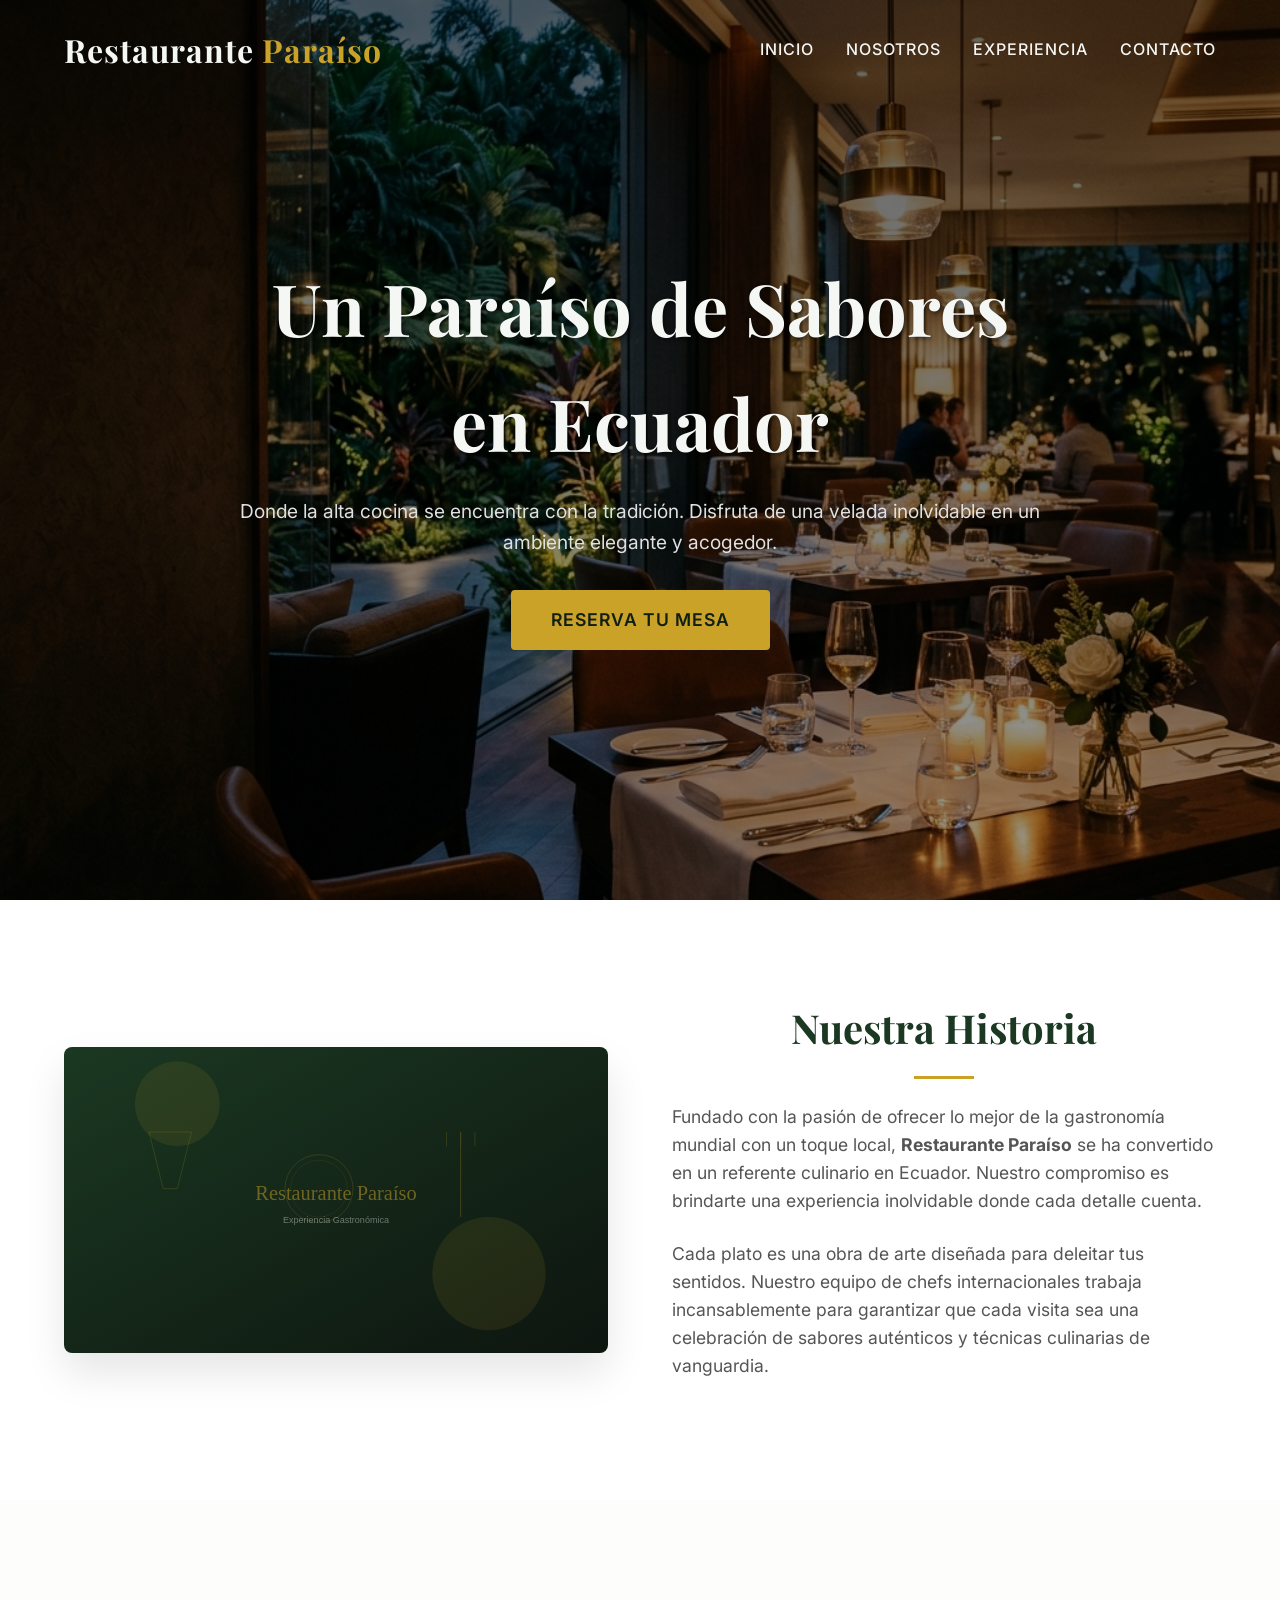
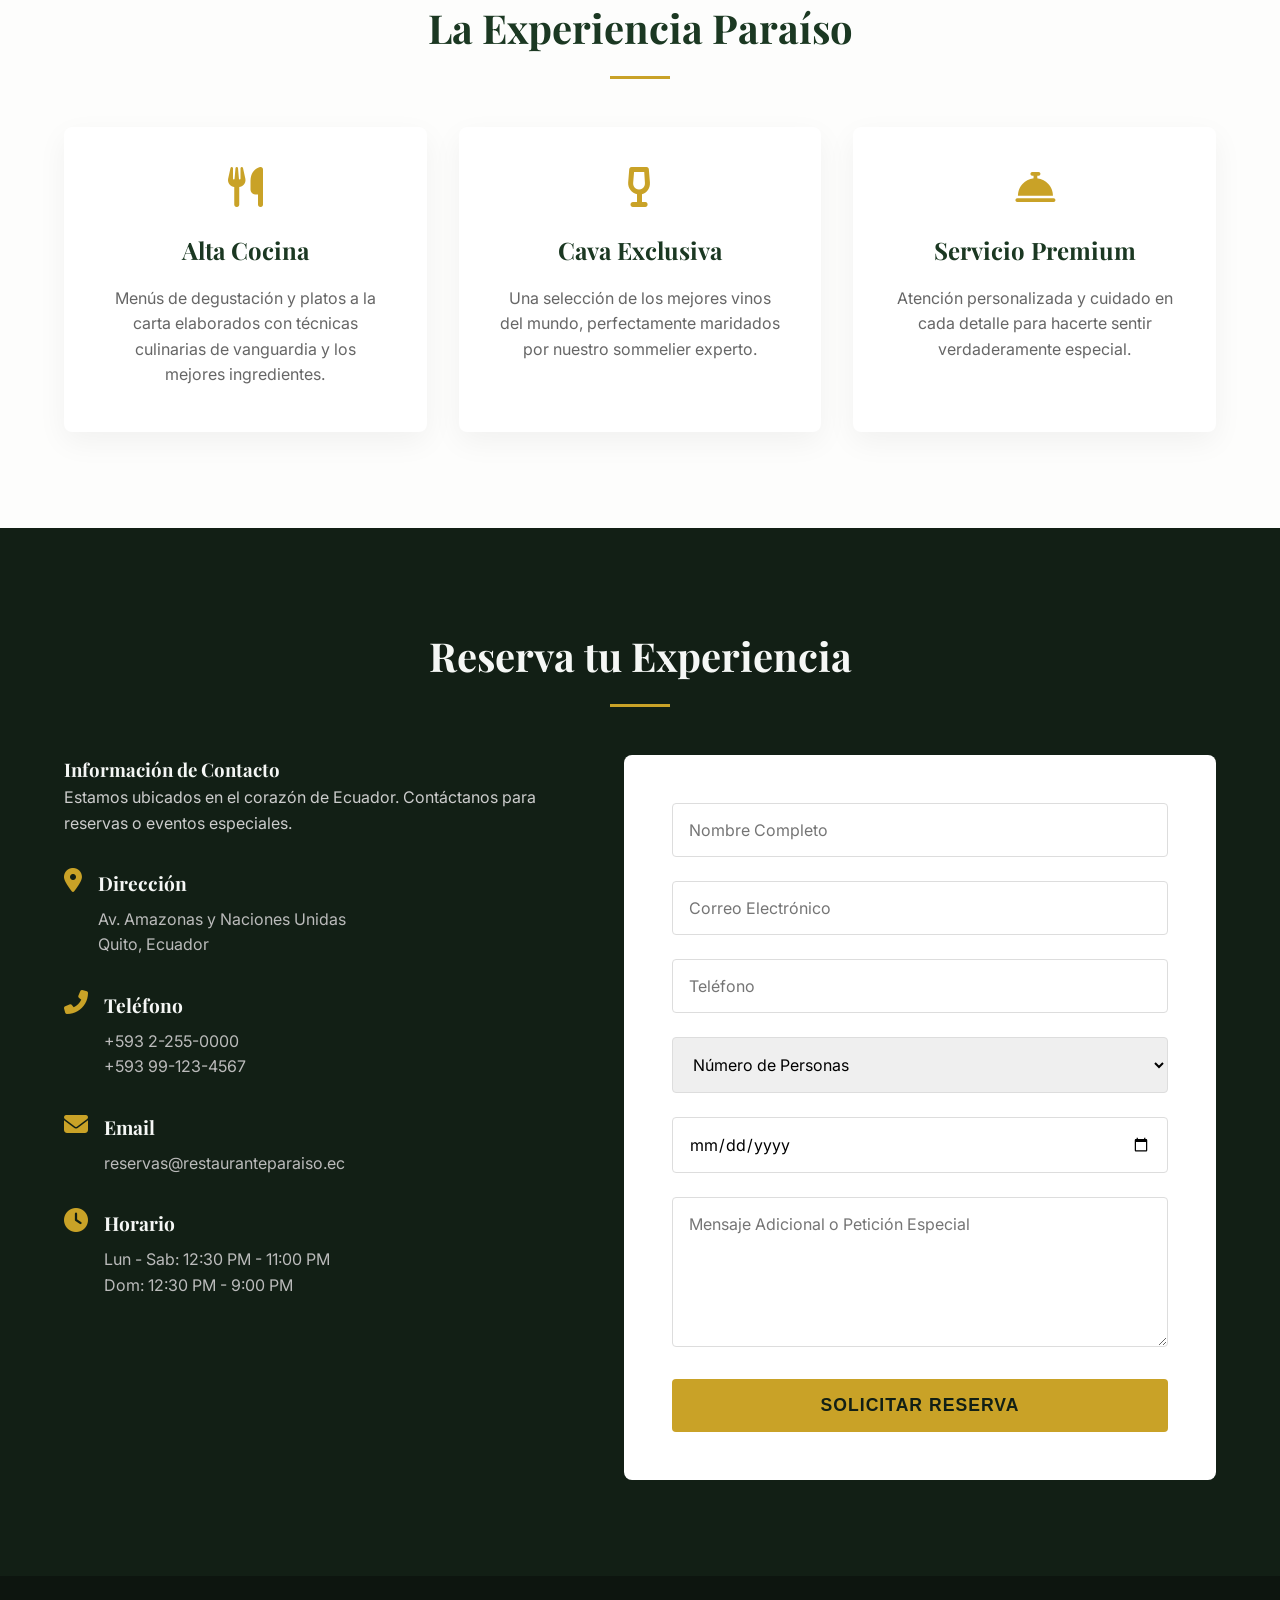
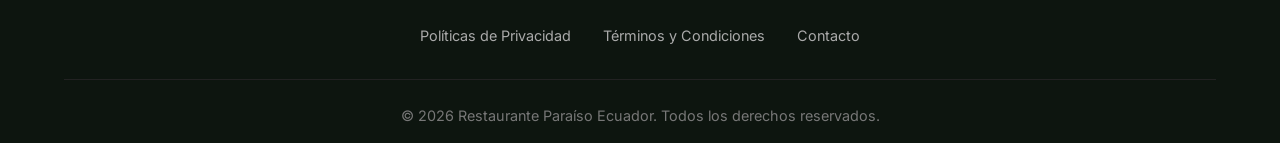
<file: index.html>
<!DOCTYPE html>
<html lang="es">
<head>
    <meta charset="UTF-8">
    <meta name="viewport" content="width=device-width, initial-scale=1.0">
    <title>Restaurante Paraíso | Experiencia Gastronómica en Ecuador</title>
    <meta name="description" content="Descubre Restaurante Paraíso en Ecuador. Una experiencia culinaria única con ingredientes locales e internacionales. Reserva tu mesa hoy.">
    
    <!-- Google Fonts -->
    <link rel="preconnect" href="https://fonts.googleapis.com">
    <link rel="preconnect" href="https://fonts.gstatic.com" crossorigin>
    <link href="https://fonts.googleapis.com/css2?family=Inter:wght@300;400;500;600&family=Playfair+Display:ital,wght@0,400;0,600;0,700;1,400&display=swap" rel="stylesheet">
    
    <!-- Font Awesome for Icons -->
    <link rel="stylesheet" href="https://cdnjs.cloudflare.com/ajax/libs/font-awesome/6.4.0/css/all.min.css">
    
    <!-- Custom CSS -->
    <link rel="stylesheet" href="css/styles.css">
</head>
<body>

    <!-- Navbar -->
    <nav class="navbar">
        <a href="index.html" class="logo">Restaurante <span>Paraíso</span></a>
        <div class="menu-toggle">
            <i class="fas fa-bars"></i>
        </div>
        <ul class="nav-links">
            <li><a href="#inicio">Inicio</a></li>
            <li><a href="#nosotros">Nosotros</a></li>
            <li><a href="#experiencia">Experiencia</a></li>
            <li><a href="#contacto">Contacto</a></li>
        </ul>
    </nav>

    <!-- Hero Section -->
    <header id="inicio" class="hero">
        <div class="hero-content">
            <h1>Un Paraíso de Sabores en Ecuador</h1>
            <p>Donde la alta cocina se encuentra con la tradición. Disfruta de una velada inolvidable en un ambiente elegante y acogedor.</p>
            <a href="#contacto" class="btn btn-primary">Reserva tu Mesa</a>
        </div>
    </header>

    <!-- About Section -->
    <section id="nosotros" class="section about">
        <div class="about-image">
            <img src="images/hero.svg" alt="Interior elegante del restaurante">
        </div>
        <div class="about-text">
            <h2 class="section-title">Nuestra Historia</h2>
            <p>Fundado con la pasión de ofrecer lo mejor de la gastronomía mundial con un toque local, <strong>Restaurante Paraíso</strong> se ha convertido en un referente culinario en Ecuador. Nuestro compromiso es brindarte una experiencia inolvidable donde cada detalle cuenta.</p>
            <p>Cada plato es una obra de arte diseñada para deleitar tus sentidos. Nuestro equipo de chefs internacionales trabaja incansablemente para garantizar que cada visita sea una celebración de sabores auténticos y técnicas culinarias de vanguardia.</p>
        </div>
    </section>

    <!-- Features Section -->
    <section id="experiencia" class="section features">
        <h2 class="section-title">La Experiencia Paraíso</h2>
        <div class="features-grid">
            <div class="feature-card">
                <i class="fas fa-utensils feature-icon"></i>
                <h3>Alta Cocina</h3>
                <p>Menús de degustación y platos a la carta elaborados con técnicas culinarias de vanguardia y los mejores ingredientes.</p>
            </div>
            <div class="feature-card">
                <i class="fas fa-wine-glass-alt feature-icon"></i>
                <h3>Cava Exclusiva</h3>
                <p>Una selección de los mejores vinos del mundo, perfectamente maridados por nuestro sommelier experto.</p>
            </div>
            <div class="feature-card">
                <i class="fas fa-concierge-bell feature-icon"></i>
                <h3>Servicio Premium</h3>
                <p>Atención personalizada y cuidado en cada detalle para hacerte sentir verdaderamente especial.</p>
            </div>
        </div>
    </section>

    <!-- Contact Section -->
    <section id="contacto" class="section contact">
        <h2 class="section-title">Reserva tu Experiencia</h2>
        <div class="contact-container">
            <div class="contact-info">
                <h3>Información de Contacto</h3>
                <p style="margin-bottom: 2rem; color: #ccc;">Estamos ubicados en el corazón de Ecuador. Contáctanos para reservas o eventos especiales.</p>
                
                <div class="info-item">
                    <i class="fas fa-map-marker-alt info-icon"></i>
                    <div>
                        <h4>Dirección</h4>
                        <p>Av. Amazonas y Naciones Unidas<br>Quito, Ecuador</p>
                    </div>
                </div>
                
                <div class="info-item">
                    <i class="fas fa-phone-alt info-icon"></i>
                    <div>
                        <h4>Teléfono</h4>
                        <p>+593 2-255-0000</p>
                        <p>+593 99-123-4567</p>
                    </div>
                </div>
                
                <div class="info-item">
                    <i class="fas fa-envelope info-icon"></i>
                    <div>
                        <h4>Email</h4>
                        <p>reservas@restauranteparaiso.ec</p>
                    </div>
                </div>
                
                <div class="info-item">
                    <i class="fas fa-clock info-icon"></i>
                    <div>
                        <h4>Horario</h4>
                        <p>Lun - Sab: 12:30 PM - 11:00 PM<br>Dom: 12:30 PM - 9:00 PM</p>
                    </div>
                </div>
            </div>
            
            <form id="contactForm" class="contact-form">
                <div class="form-group">
                    <input type="text" class="form-control" placeholder="Nombre Completo" required>
                </div>
                <div class="form-group">
                    <input type="email" class="form-control" placeholder="Correo Electrónico" required>
                </div>
                <div class="form-group">
                    <input type="tel" class="form-control" placeholder="Teléfono" required>
                </div>
                <div class="form-group">
                    <select class="form-control" required>
                        <option value="" disabled selected>Número de Personas</option>
                        <option value="1">1 Persona</option>
                        <option value="2">2 Personas</option>
                        <option value="3">3 Personas</option>
                        <option value="4">4 Personas</option>
                        <option value="5+">5 o más Personas</option>
                    </select>
                </div>
                <div class="form-group">
                    <input type="date" class="form-control" required>
                </div>
                <div class="form-group">
                    <textarea class="form-control" placeholder="Mensaje Adicional o Petición Especial"></textarea>
                </div>
                <button type="submit" class="btn btn-primary" style="width: 100%;">Solicitar Reserva</button>
            </form>
        </div>
    </section>

    <!-- Footer -->
    <footer class="footer">
        <div class="footer-links">
            <a href="privacy.html">Políticas de Privacidad</a>
            <a href="terms.html">Términos y Condiciones</a>
            <a href="#contacto">Contacto</a>
        </div>
        <div class="footer-copy">
            &copy; 2026 Restaurante Paraíso Ecuador. Todos los derechos reservados.
        </div>
    </footer>

    <!-- Custom JS -->
    <script src="js/main.js"></script>
</body>
</html>
</file>
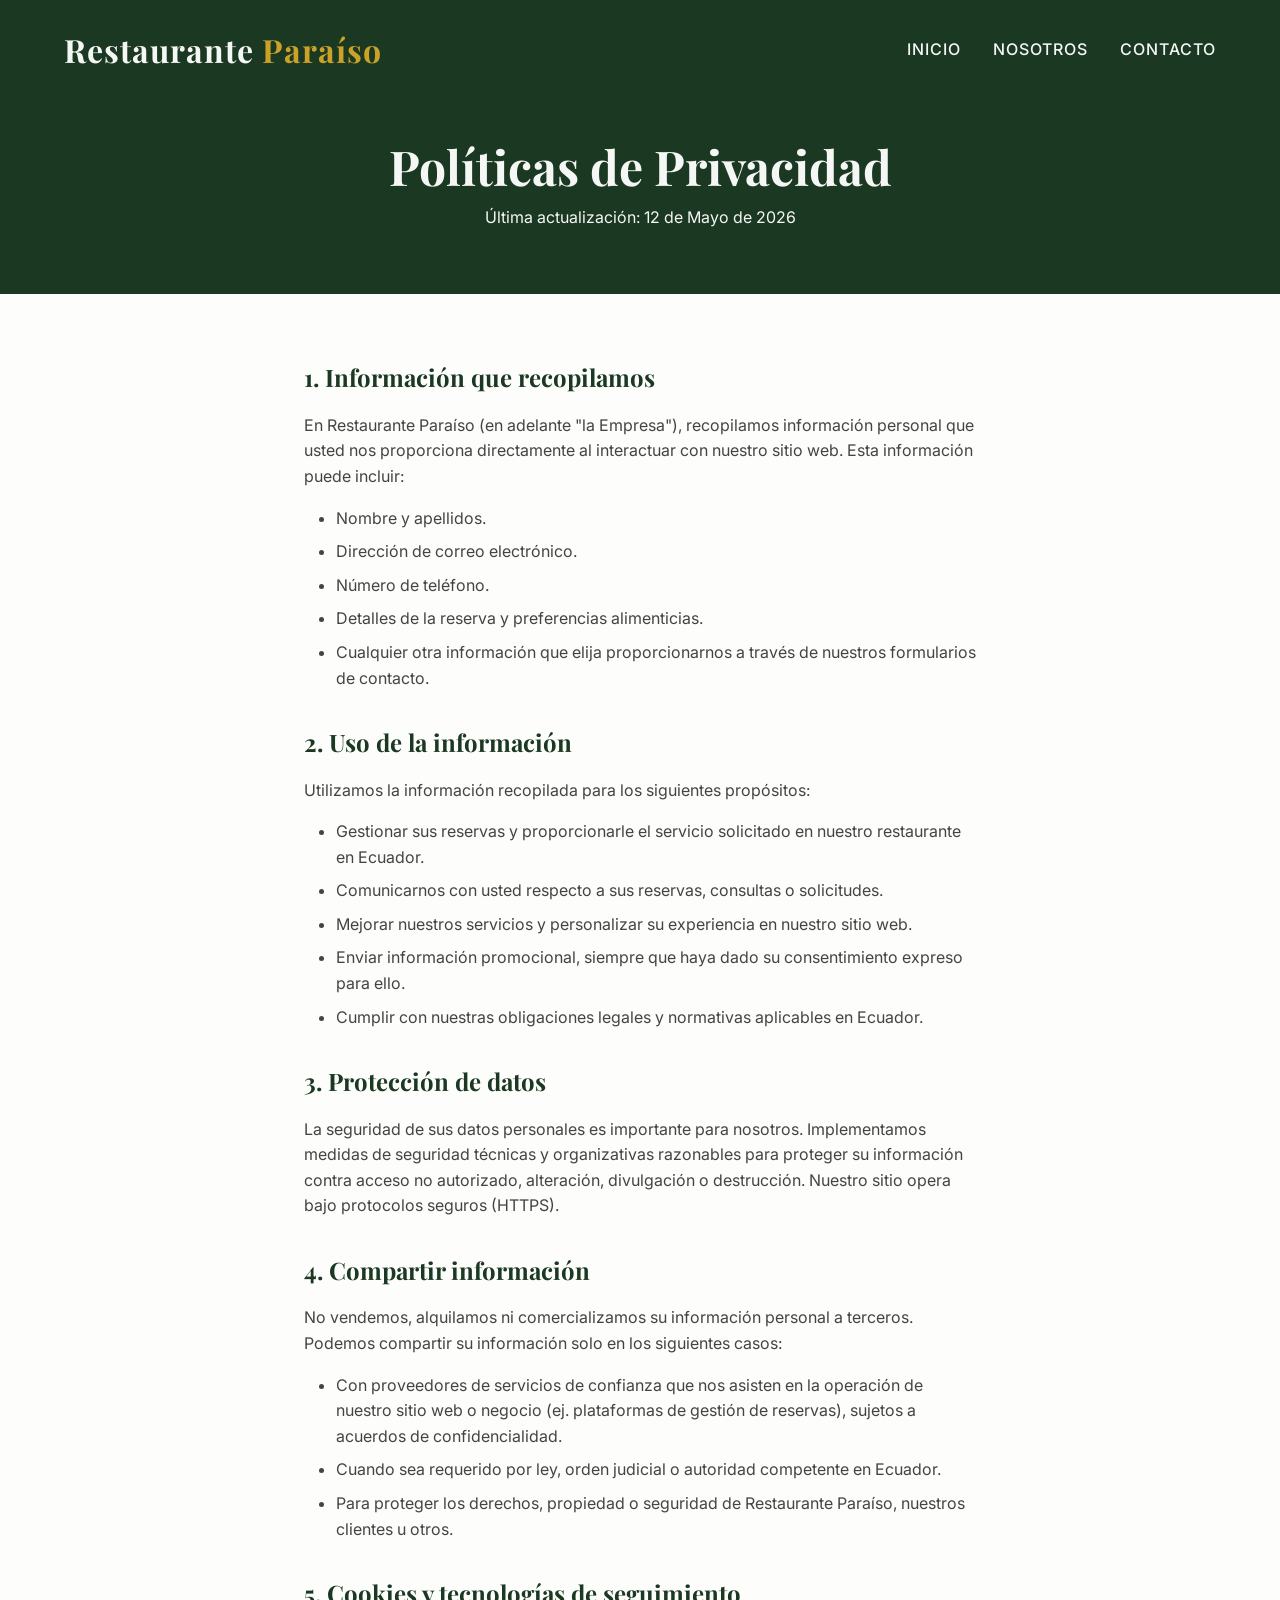
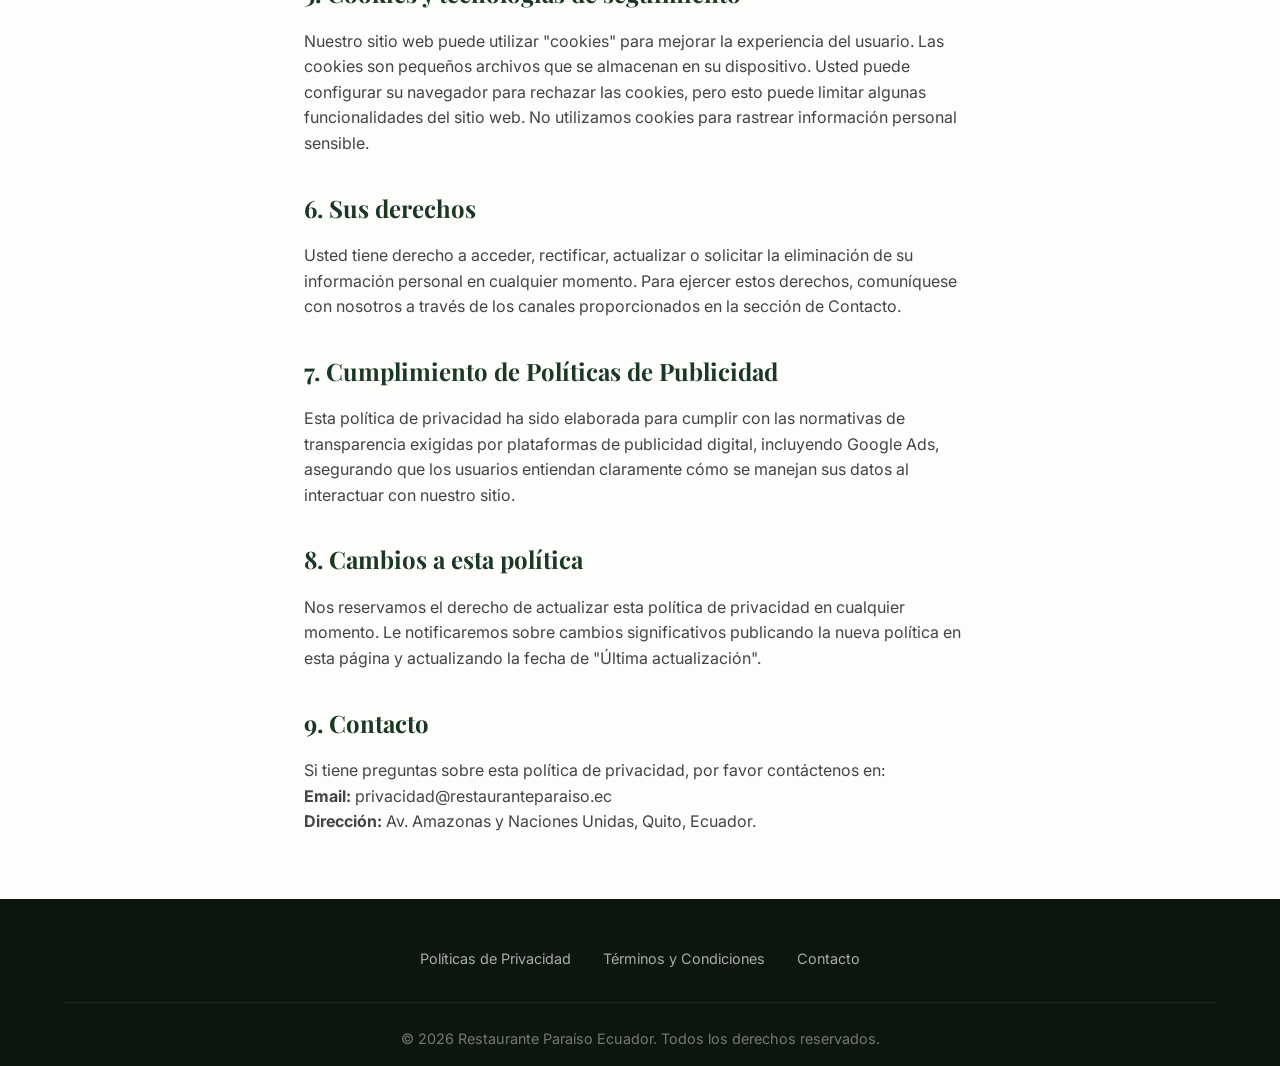
<file: privacy.html>
<!DOCTYPE html>
<html lang="es">
<head>
    <meta charset="UTF-8">
    <meta name="viewport" content="width=device-width, initial-scale=1.0">
    <title>Políticas de Privacidad | Restaurante Paraíso</title>
    <meta name="description" content="Políticas de privacidad de Restaurante Paraíso. Conoce cómo protegemos tus datos y cumplimos con las normativas.">
    
    <!-- Google Fonts -->
    <link rel="preconnect" href="https://fonts.googleapis.com">
    <link rel="preconnect" href="https://fonts.gstatic.com" crossorigin>
    <link href="https://fonts.googleapis.com/css2?family=Inter:wght@300;400;500;600&family=Playfair+Display:ital,wght@0,400;0,600;0,700;1,400&display=swap" rel="stylesheet">
    
    <!-- Font Awesome for Icons -->
    <link rel="stylesheet" href="https://cdnjs.cloudflare.com/ajax/libs/font-awesome/6.4.0/css/all.min.css">
    
    <!-- Custom CSS -->
    <link rel="stylesheet" href="css/styles.css">
</head>
<body>

    <!-- Navbar -->
    <nav class="navbar scrolled">
        <a href="index.html" class="logo">Restaurante <span>Paraíso</span></a>
        <div class="menu-toggle">
            <i class="fas fa-bars" style="color: var(--primary-color);"></i>
        </div>
        <ul class="nav-links">
            <li><a href="index.html#inicio">Inicio</a></li>
            <li><a href="index.html#nosotros">Nosotros</a></li>
            <li><a href="index.html#contacto">Contacto</a></li>
        </ul>
    </nav>

    <!-- Legal Header -->
    <header class="legal-header">
        <h1>Políticas de Privacidad</h1>
        <p>Última actualización: 12 de Mayo de 2026</p>
    </header>

    <!-- Legal Content -->
    <main class="legal-content">
        <h2>1. Información que recopilamos</h2>
        <p>En Restaurante Paraíso (en adelante "la Empresa"), recopilamos información personal que usted nos proporciona directamente al interactuar con nuestro sitio web. Esta información puede incluir:</p>
        <ul>
            <li>Nombre y apellidos.</li>
            <li>Dirección de correo electrónico.</li>
            <li>Número de teléfono.</li>
            <li>Detalles de la reserva y preferencias alimenticias.</li>
            <li>Cualquier otra información que elija proporcionarnos a través de nuestros formularios de contacto.</li>
        </ul>

        <h2>2. Uso de la información</h2>
        <p>Utilizamos la información recopilada para los siguientes propósitos:</p>
        <ul>
            <li>Gestionar sus reservas y proporcionarle el servicio solicitado en nuestro restaurante en Ecuador.</li>
            <li>Comunicarnos con usted respecto a sus reservas, consultas o solicitudes.</li>
            <li>Mejorar nuestros servicios y personalizar su experiencia en nuestro sitio web.</li>
            <li>Enviar información promocional, siempre que haya dado su consentimiento expreso para ello.</li>
            <li>Cumplir con nuestras obligaciones legales y normativas aplicables en Ecuador.</li>
        </ul>

        <h2>3. Protección de datos</h2>
        <p>La seguridad de sus datos personales es importante para nosotros. Implementamos medidas de seguridad técnicas y organizativas razonables para proteger su información contra acceso no autorizado, alteración, divulgación o destrucción. Nuestro sitio opera bajo protocolos seguros (HTTPS).</p>

        <h2>4. Compartir información</h2>
        <p>No vendemos, alquilamos ni comercializamos su información personal a terceros. Podemos compartir su información solo en los siguientes casos:</p>
        <ul>
            <li>Con proveedores de servicios de confianza que nos asisten en la operación de nuestro sitio web o negocio (ej. plataformas de gestión de reservas), sujetos a acuerdos de confidencialidad.</li>
            <li>Cuando sea requerido por ley, orden judicial o autoridad competente en Ecuador.</li>
            <li>Para proteger los derechos, propiedad o seguridad de Restaurante Paraíso, nuestros clientes u otros.</li>
        </ul>

        <h2>5. Cookies y tecnologías de seguimiento</h2>
        <p>Nuestro sitio web puede utilizar "cookies" para mejorar la experiencia del usuario. Las cookies son pequeños archivos que se almacenan en su dispositivo. Usted puede configurar su navegador para rechazar las cookies, pero esto puede limitar algunas funcionalidades del sitio web. No utilizamos cookies para rastrear información personal sensible.</p>

        <h2>6. Sus derechos</h2>
        <p>Usted tiene derecho a acceder, rectificar, actualizar o solicitar la eliminación de su información personal en cualquier momento. Para ejercer estos derechos, comuníquese con nosotros a través de los canales proporcionados en la sección de Contacto.</p>

        <h2>7. Cumplimiento de Políticas de Publicidad</h2>
        <p>Esta política de privacidad ha sido elaborada para cumplir con las normativas de transparencia exigidas por plataformas de publicidad digital, incluyendo Google Ads, asegurando que los usuarios entiendan claramente cómo se manejan sus datos al interactuar con nuestro sitio.</p>

        <h2>8. Cambios a esta política</h2>
        <p>Nos reservamos el derecho de actualizar esta política de privacidad en cualquier momento. Le notificaremos sobre cambios significativos publicando la nueva política en esta página y actualizando la fecha de "Última actualización".</p>

        <h2>9. Contacto</h2>
        <p>Si tiene preguntas sobre esta política de privacidad, por favor contáctenos en:<br>
        <strong>Email:</strong> privacidad@restauranteparaiso.ec<br>
        <strong>Dirección:</strong> Av. Amazonas y Naciones Unidas, Quito, Ecuador.</p>
    </main>

    <!-- Footer -->
    <footer class="footer">
        <div class="footer-links">
            <a href="privacy.html">Políticas de Privacidad</a>
            <a href="terms.html">Términos y Condiciones</a>
            <a href="index.html#contacto">Contacto</a>
        </div>
        <div class="footer-copy">
            &copy; 2026 Restaurante Paraíso Ecuador. Todos los derechos reservados.
        </div>
    </footer>

    <!-- Custom JS -->
    <script src="js/main.js"></script>
</body>
</html>
</file>
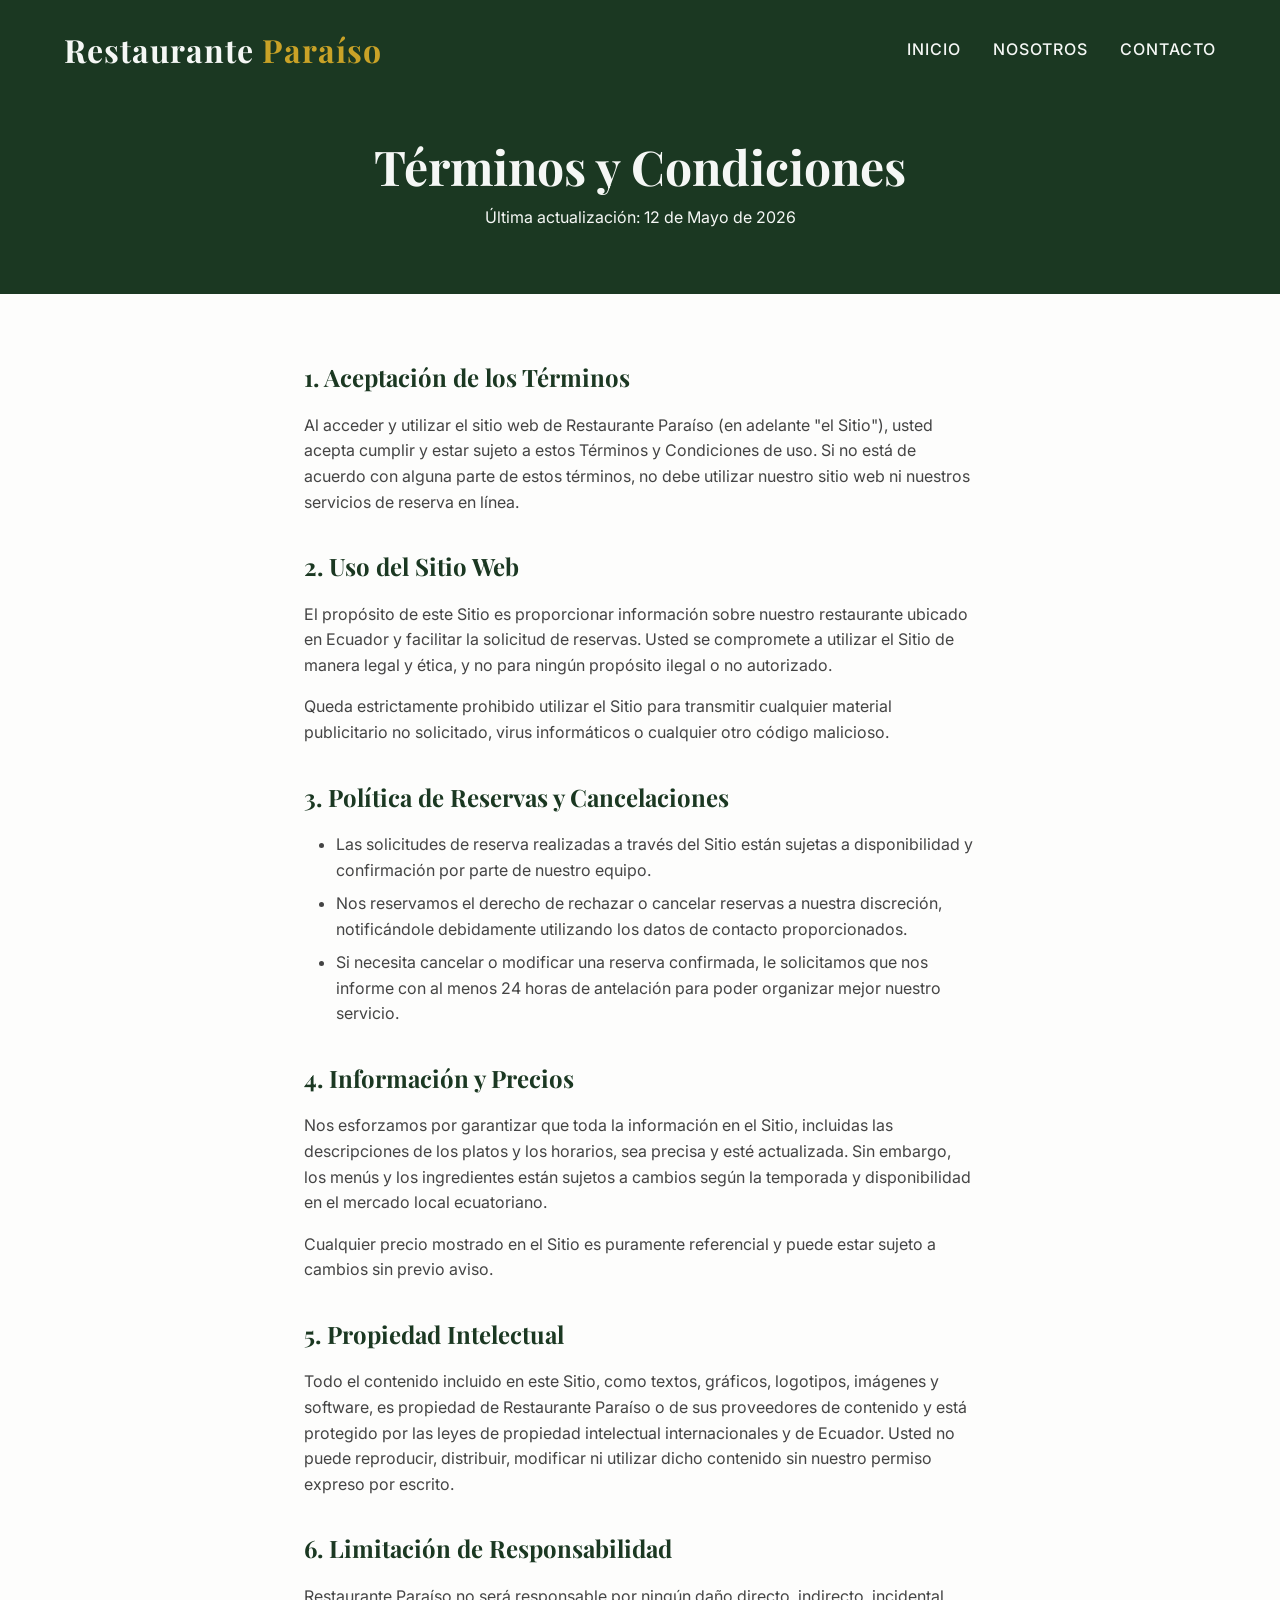
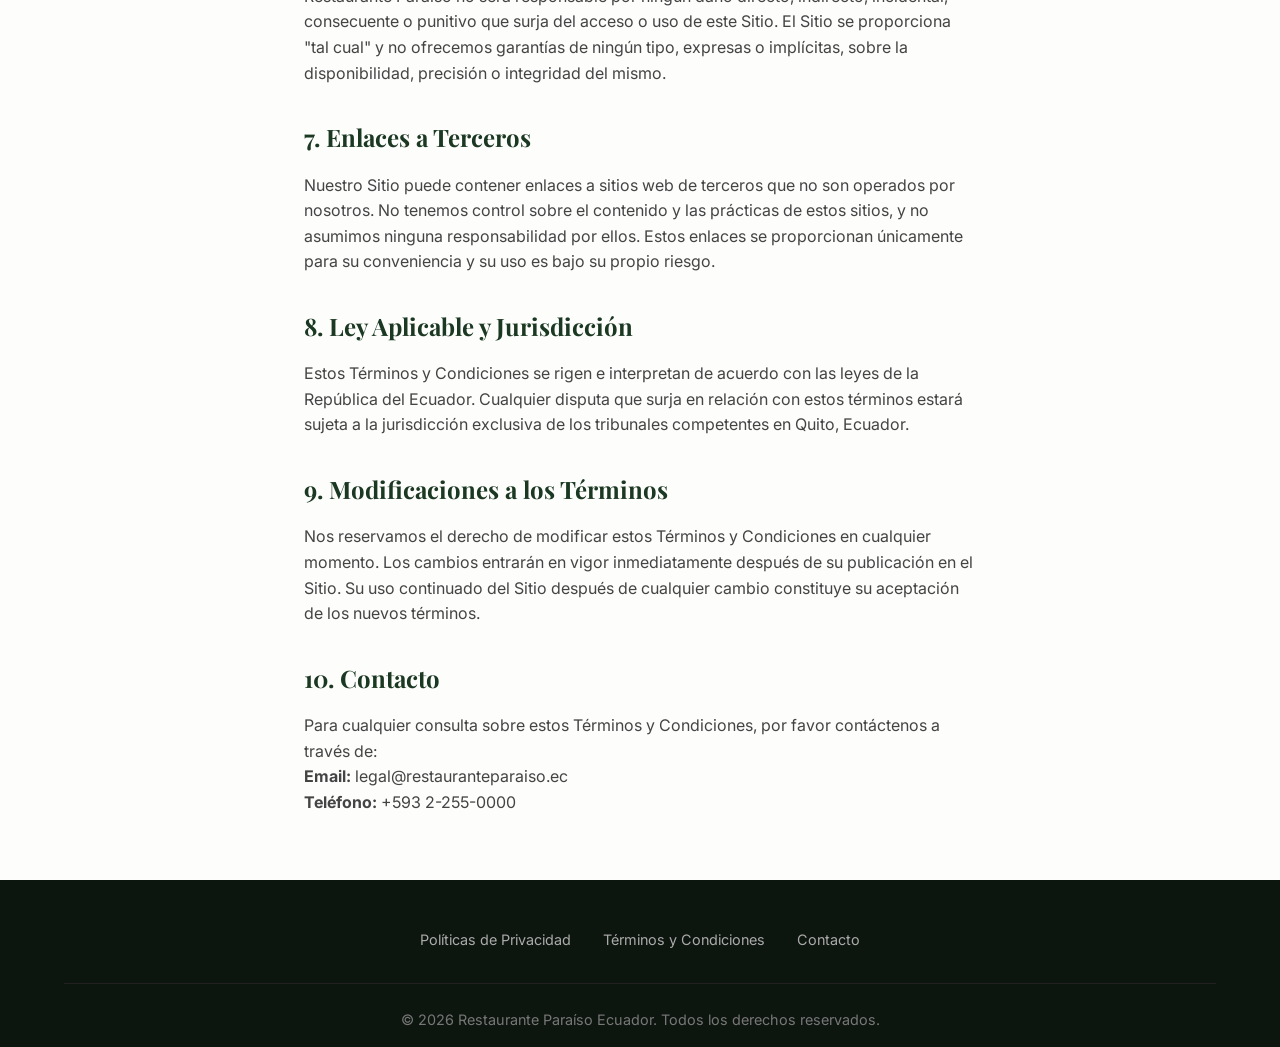
<file: terms.html>
<!DOCTYPE html>
<html lang="es">
<head>
    <meta charset="UTF-8">
    <meta name="viewport" content="width=device-width, initial-scale=1.0">
    <title>Términos y Condiciones | Restaurante Paraíso</title>
    <meta name="description" content="Términos y condiciones de uso del sitio web de Restaurante Paraíso en Ecuador.">
    
    <!-- Google Fonts -->
    <link rel="preconnect" href="https://fonts.googleapis.com">
    <link rel="preconnect" href="https://fonts.gstatic.com" crossorigin>
    <link href="https://fonts.googleapis.com/css2?family=Inter:wght@300;400;500;600&family=Playfair+Display:ital,wght@0,400;0,600;0,700;1,400&display=swap" rel="stylesheet">
    
    <!-- Font Awesome for Icons -->
    <link rel="stylesheet" href="https://cdnjs.cloudflare.com/ajax/libs/font-awesome/6.4.0/css/all.min.css">
    
    <!-- Custom CSS -->
    <link rel="stylesheet" href="css/styles.css">
</head>
<body>

    <!-- Navbar -->
    <nav class="navbar scrolled">
        <a href="index.html" class="logo">Restaurante <span>Paraíso</span></a>
        <div class="menu-toggle">
            <i class="fas fa-bars" style="color: var(--primary-color);"></i>
        </div>
        <ul class="nav-links">
            <li><a href="index.html#inicio">Inicio</a></li>
            <li><a href="index.html#nosotros">Nosotros</a></li>
            <li><a href="index.html#contacto">Contacto</a></li>
        </ul>
    </nav>

    <!-- Legal Header -->
    <header class="legal-header">
        <h1>Términos y Condiciones</h1>
        <p>Última actualización: 12 de Mayo de 2026</p>
    </header>

    <!-- Legal Content -->
    <main class="legal-content">
        <h2>1. Aceptación de los Términos</h2>
        <p>Al acceder y utilizar el sitio web de Restaurante Paraíso (en adelante "el Sitio"), usted acepta cumplir y estar sujeto a estos Términos y Condiciones de uso. Si no está de acuerdo con alguna parte de estos términos, no debe utilizar nuestro sitio web ni nuestros servicios de reserva en línea.</p>

        <h2>2. Uso del Sitio Web</h2>
        <p>El propósito de este Sitio es proporcionar información sobre nuestro restaurante ubicado en Ecuador y facilitar la solicitud de reservas. Usted se compromete a utilizar el Sitio de manera legal y ética, y no para ningún propósito ilegal o no autorizado.</p>
        <p>Queda estrictamente prohibido utilizar el Sitio para transmitir cualquier material publicitario no solicitado, virus informáticos o cualquier otro código malicioso.</p>

        <h2>3. Política de Reservas y Cancelaciones</h2>
        <ul>
            <li>Las solicitudes de reserva realizadas a través del Sitio están sujetas a disponibilidad y confirmación por parte de nuestro equipo.</li>
            <li>Nos reservamos el derecho de rechazar o cancelar reservas a nuestra discreción, notificándole debidamente utilizando los datos de contacto proporcionados.</li>
            <li>Si necesita cancelar o modificar una reserva confirmada, le solicitamos que nos informe con al menos 24 horas de antelación para poder organizar mejor nuestro servicio.</li>
        </ul>

        <h2>4. Información y Precios</h2>
        <p>Nos esforzamos por garantizar que toda la información en el Sitio, incluidas las descripciones de los platos y los horarios, sea precisa y esté actualizada. Sin embargo, los menús y los ingredientes están sujetos a cambios según la temporada y disponibilidad en el mercado local ecuatoriano.</p>
        <p>Cualquier precio mostrado en el Sitio es puramente referencial y puede estar sujeto a cambios sin previo aviso.</p>

        <h2>5. Propiedad Intelectual</h2>
        <p>Todo el contenido incluido en este Sitio, como textos, gráficos, logotipos, imágenes y software, es propiedad de Restaurante Paraíso o de sus proveedores de contenido y está protegido por las leyes de propiedad intelectual internacionales y de Ecuador. Usted no puede reproducir, distribuir, modificar ni utilizar dicho contenido sin nuestro permiso expreso por escrito.</p>

        <h2>6. Limitación de Responsabilidad</h2>
        <p>Restaurante Paraíso no será responsable por ningún daño directo, indirecto, incidental, consecuente o punitivo que surja del acceso o uso de este Sitio. El Sitio se proporciona "tal cual" y no ofrecemos garantías de ningún tipo, expresas o implícitas, sobre la disponibilidad, precisión o integridad del mismo.</p>

        <h2>7. Enlaces a Terceros</h2>
        <p>Nuestro Sitio puede contener enlaces a sitios web de terceros que no son operados por nosotros. No tenemos control sobre el contenido y las prácticas de estos sitios, y no asumimos ninguna responsabilidad por ellos. Estos enlaces se proporcionan únicamente para su conveniencia y su uso es bajo su propio riesgo.</p>

        <h2>8. Ley Aplicable y Jurisdicción</h2>
        <p>Estos Términos y Condiciones se rigen e interpretan de acuerdo con las leyes de la República del Ecuador. Cualquier disputa que surja en relación con estos términos estará sujeta a la jurisdicción exclusiva de los tribunales competentes en Quito, Ecuador.</p>

        <h2>9. Modificaciones a los Términos</h2>
        <p>Nos reservamos el derecho de modificar estos Términos y Condiciones en cualquier momento. Los cambios entrarán en vigor inmediatamente después de su publicación en el Sitio. Su uso continuado del Sitio después de cualquier cambio constituye su aceptación de los nuevos términos.</p>

        <h2>10. Contacto</h2>
        <p>Para cualquier consulta sobre estos Términos y Condiciones, por favor contáctenos a través de:<br>
        <strong>Email:</strong> legal@restauranteparaiso.ec<br>
        <strong>Teléfono:</strong> +593 2-255-0000</p>
    </main>

    <!-- Footer -->
    <footer class="footer">
        <div class="footer-links">
            <a href="privacy.html">Políticas de Privacidad</a>
            <a href="terms.html">Términos y Condiciones</a>
            <a href="index.html#contacto">Contacto</a>
        </div>
        <div class="footer-copy">
            &copy; 2026 Restaurante Paraíso Ecuador. Todos los derechos reservados.
        </div>
    </footer>

    <!-- Custom JS -->
    <script src="js/main.js"></script>
</body>
</html>
</file>
<file: css/styles.css>
/* Reset and Base Styles */
* {
    margin: 0;
    padding: 0;
    box-sizing: border-box;
}

:root {
    --primary-color: #1b3822; /* Deep tropical green */
    --accent-color: #c9a227; /* Elegant gold */
    --text-dark: #2c332d;
    --text-light: #f5f7f5;
    --bg-light: #fdfdfc;
    --bg-dark: #121f15;
    --transition: all 0.3s ease;
}

body {
    font-family: 'Inter', sans-serif;
    color: var(--text-dark);
    background-color: var(--bg-light);
    line-height: 1.6;
    overflow-x: hidden;
}

/* Typography */
h1, h2, h3, h4 {
    font-family: 'Playfair Display', serif;
    font-weight: 700;
}

a {
    text-decoration: none;
    color: inherit;
    transition: var(--transition);
}

ul {
    list-style: none;
}

/* Navbar */
.navbar {
    position: fixed;
    top: 0;
    width: 100%;
    padding: 1.5rem 5%;
    display: flex;
    justify-content: space-between;
    align-items: center;
    background: transparent;
    transition: var(--transition);
    z-index: 1000;
}

.navbar.scrolled {
    background: var(--bg-light);
    box-shadow: 0 4px 15px rgba(0,0,0,0.05);
    padding: 1rem 5%;
}

.navbar.scrolled .nav-links a {
    color: var(--text-dark);
}

.navbar.scrolled .logo {
    color: var(--primary-color);
}

.logo {
    font-family: 'Playfair Display', serif;
    font-size: 2rem;
    font-weight: 700;
    color: var(--text-light);
    letter-spacing: 1px;
}

.logo span {
    color: var(--accent-color);
}

.nav-links {
    display: flex;
    gap: 2rem;
}

.nav-links a {
    color: var(--text-light);
    font-weight: 500;
    font-size: 1rem;
    text-transform: uppercase;
    letter-spacing: 1px;
    position: relative;
}

.nav-links a::after {
    content: '';
    position: absolute;
    width: 0;
    height: 2px;
    bottom: -5px;
    left: 0;
    background-color: var(--accent-color);
    transition: var(--transition);
}

.nav-links a:hover::after {
    width: 100%;
}

.menu-toggle {
    display: none;
    color: var(--text-light);
    font-size: 1.5rem;
    cursor: pointer;
}

.navbar.scrolled .menu-toggle {
    color: var(--primary-color);
}

/* Hero Section */
.hero {
    height: 100vh;
    background: linear-gradient(rgba(0, 0, 0, 0.6), rgba(0, 0, 0, 0.4)), url('../images/hero.png') center/cover no-repeat;
    display: flex;
    align-items: center;
    justify-content: center;
    text-align: center;
    padding: 0 5%;
}

.hero-content {
    max-width: 800px;
    animation: fadeIn 1s ease-out;
}

.hero h1 {
    font-size: 4.5rem;
    color: var(--text-light);
    margin-bottom: 1rem;
    text-shadow: 2px 2px 4px rgba(0,0,0,0.5);
}

.hero p {
    font-size: 1.2rem;
    color: #e0e0e0;
    margin-bottom: 2rem;
}

.btn {
    display: inline-block;
    padding: 1rem 2.5rem;
    font-size: 1.1rem;
    font-weight: 600;
    text-transform: uppercase;
    letter-spacing: 1px;
    border: none;
    cursor: pointer;
    border-radius: 4px;
    transition: var(--transition);
}

.btn-primary {
    background-color: var(--accent-color);
    color: var(--bg-dark);
}

.btn-primary:hover {
    background-color: #e0b835;
    transform: translateY(-3px);
    box-shadow: 0 10px 20px rgba(0,0,0,0.2);
}

/* Sections General */
.section {
    padding: 6rem 5%;
}

.section-title {
    text-align: center;
    font-size: 2.5rem;
    color: var(--primary-color);
    margin-bottom: 3rem;
    position: relative;
}

.section-title::after {
    content: '';
    display: block;
    width: 60px;
    height: 3px;
    background-color: var(--accent-color);
    margin: 1rem auto 0;
}

/* About Section */
.about {
    display: flex;
    align-items: center;
    gap: 4rem;
    background-color: #fff;
}

.about-text {
    flex: 1;
}

.about-text h2 {
    font-size: 2.5rem;
    color: var(--primary-color);
    margin-bottom: 1.5rem;
}

.about-text p {
    font-size: 1.1rem;
    color: #555;
    margin-bottom: 1.5rem;
}

.about-image {
    flex: 1;
    border-radius: 8px;
    overflow: hidden;
    box-shadow: 0 20px 40px rgba(0,0,0,0.1);
}

.about-image img {
    width: 100%;
    height: auto;
    display: block;
    transition: transform 0.5s ease;
}

.about-image:hover img {
    transform: scale(1.05);
}

/* Features/Highlights */
.features {
    background-color: var(--bg-light);
}

.features-grid {
    display: grid;
    grid-template-columns: repeat(auto-fit, minmax(300px, 1fr));
    gap: 2rem;
}

.feature-card {
    background: #fff;
    padding: 2.5rem;
    text-align: center;
    border-radius: 8px;
    box-shadow: 0 10px 30px rgba(0,0,0,0.05);
    transition: var(--transition);
    border-bottom: 4px solid transparent;
}

.feature-card:hover {
    transform: translateY(-10px);
    border-bottom: 4px solid var(--accent-color);
}

.feature-icon {
    font-size: 2.5rem;
    color: var(--accent-color);
    margin-bottom: 1.5rem;
}

.feature-card h3 {
    font-size: 1.5rem;
    color: var(--primary-color);
    margin-bottom: 1rem;
}

.feature-card p {
    color: #666;
}

/* Contact Section */
.contact {
    background-color: var(--bg-dark);
    color: var(--text-light);
}

.contact .section-title {
    color: var(--text-light);
}

.contact-container {
    display: flex;
    gap: 4rem;
    max-width: 1200px;
    margin: 0 auto;
}

.contact-info {
    flex: 1;
}

.info-item {
    display: flex;
    align-items: flex-start;
    gap: 1rem;
    margin-bottom: 2rem;
}

.info-icon {
    font-size: 1.5rem;
    color: var(--accent-color);
}

.info-item h4 {
    font-size: 1.2rem;
    margin-bottom: 0.5rem;
}

.info-item p {
    color: #bbb;
}

.contact-form {
    flex: 1;
    background: #fff;
    padding: 3rem;
    border-radius: 8px;
}

.form-group {
    margin-bottom: 1.5rem;
}

.form-control {
    width: 100%;
    padding: 1rem;
    border: 1px solid #ddd;
    border-radius: 4px;
    font-family: inherit;
    font-size: 1rem;
    transition: var(--transition);
}

.form-control:focus {
    outline: none;
    border-color: var(--accent-color);
}

textarea.form-control {
    resize: vertical;
    height: 150px;
}

/* Footer */
.footer {
    background-color: #0d150f;
    color: #fff;
    text-align: center;
    padding: 3rem 5% 1rem;
}

.footer-links {
    margin-bottom: 2rem;
    display: flex;
    justify-content: center;
    gap: 2rem;
    flex-wrap: wrap;
}

.footer-links a {
    color: #aaa;
    font-size: 0.9rem;
}

.footer-links a:hover {
    color: var(--accent-color);
}

.footer-copy {
    color: #777;
    font-size: 0.9rem;
    border-top: 1px solid #222;
    padding-top: 1.5rem;
}

/* Legal Pages */
.legal-header {
    background-color: var(--primary-color);
    padding: 8rem 5% 4rem;
    text-align: center;
    color: var(--text-light);
}

.legal-header h1 {
    font-size: 3rem;
}

.legal-content {
    max-width: 800px;
    margin: 4rem auto;
    padding: 0 5%;
}

.legal-content h2 {
    color: var(--primary-color);
    margin: 2rem 0 1rem;
}

.legal-content p {
    margin-bottom: 1rem;
    color: #444;
}

.legal-content ul {
    list-style-type: disc;
    margin-left: 2rem;
    margin-bottom: 1.5rem;
    color: #444;
}

.legal-content li {
    margin-bottom: 0.5rem;
}

/* Animations */
@keyframes fadeIn {
    from { opacity: 0; transform: translateY(20px); }
    to { opacity: 1; transform: translateY(0); }
}

/* Responsive */
@media (max-width: 992px) {
    .about, .contact-container {
        flex-direction: column;
    }
    
    .hero h1 {
        font-size: 3.5rem;
    }
}

@media (max-width: 768px) {
    .menu-toggle {
        display: block;
    }

    .nav-links {
        position: fixed;
        top: 0;
        right: -100%;
        width: 250px;
        height: 100vh;
        background-color: var(--bg-light);
        flex-direction: column;
        justify-content: center;
        align-items: center;
        transition: var(--transition);
        box-shadow: -5px 0 15px rgba(0,0,0,0.1);
    }

    .nav-links.active {
        right: 0;
    }

    .nav-links a {
        color: var(--text-dark);
        font-size: 1.2rem;
    }

    .navbar.scrolled .menu-toggle {
        color: var(--primary-color);
    }
    
    .hero h1 {
        font-size: 2.5rem;
    }
    
    .contact-form {
        padding: 2rem;
    }
}
</file>
